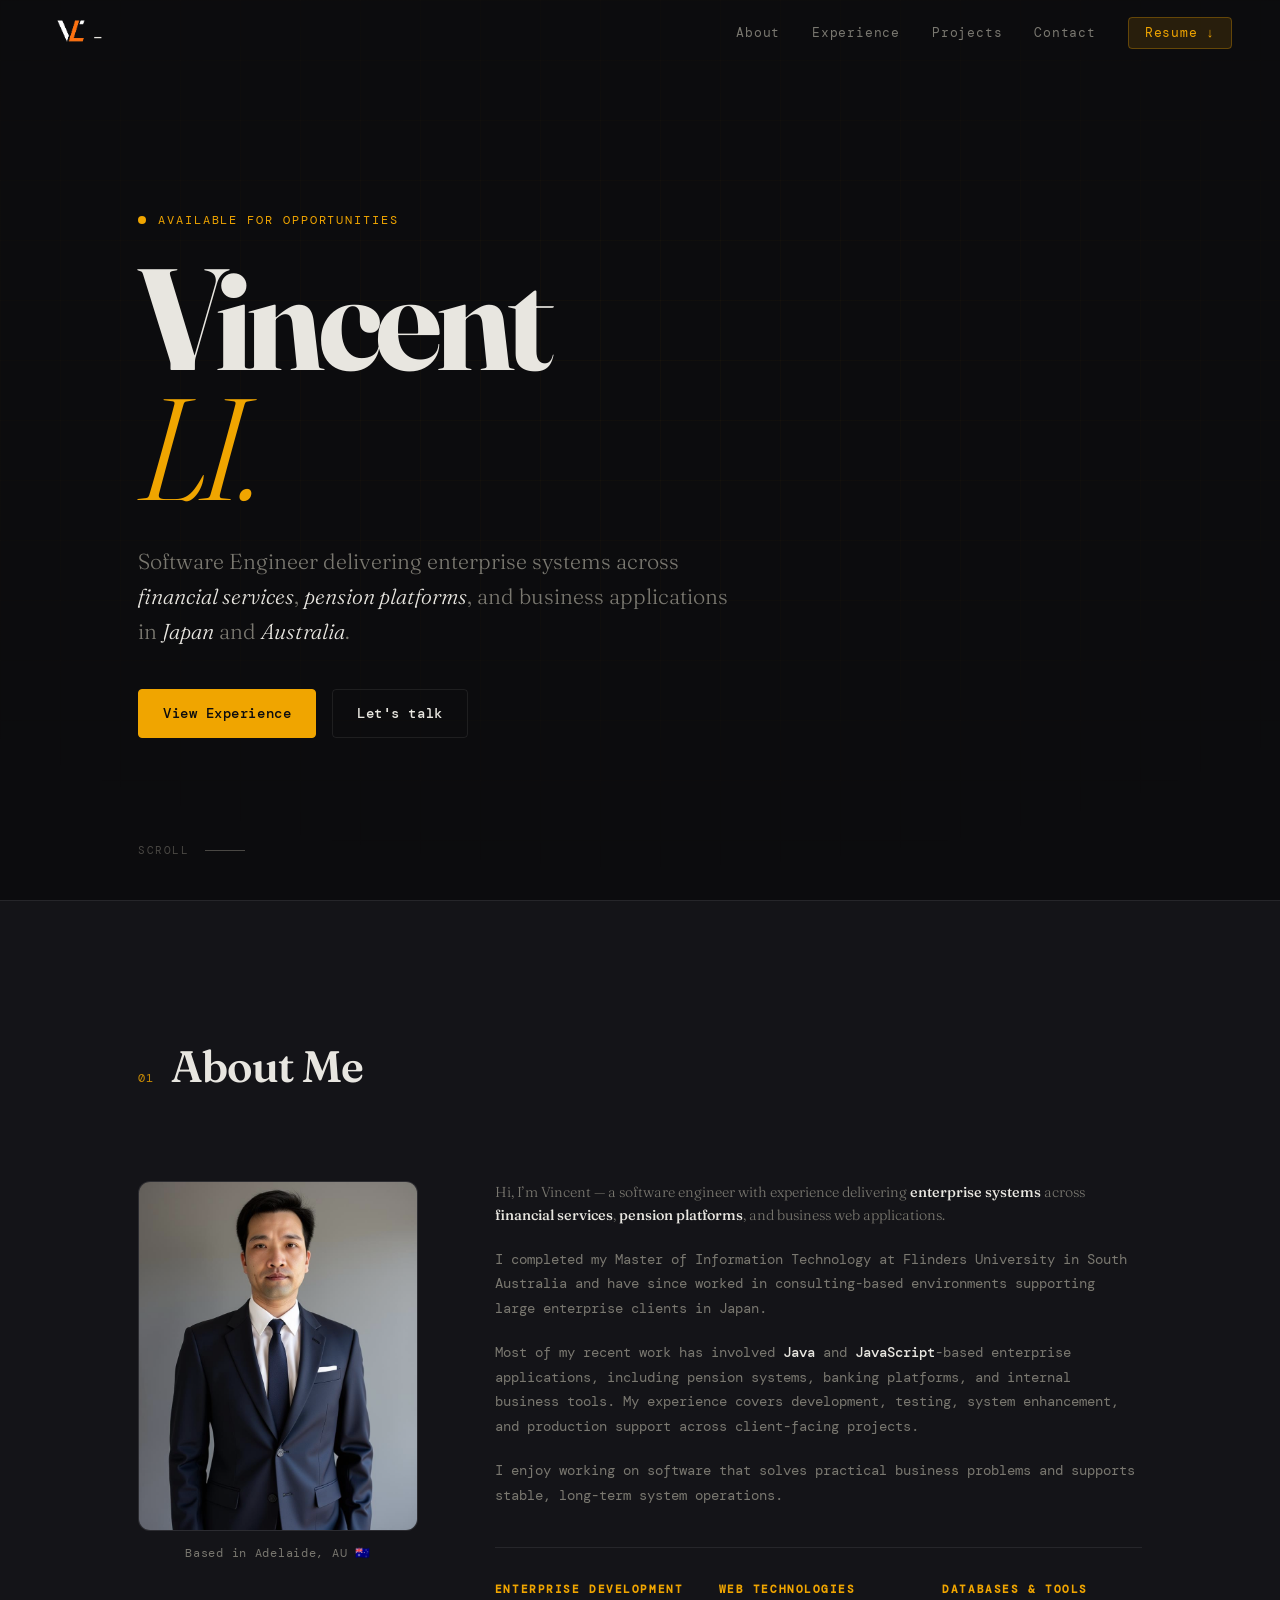
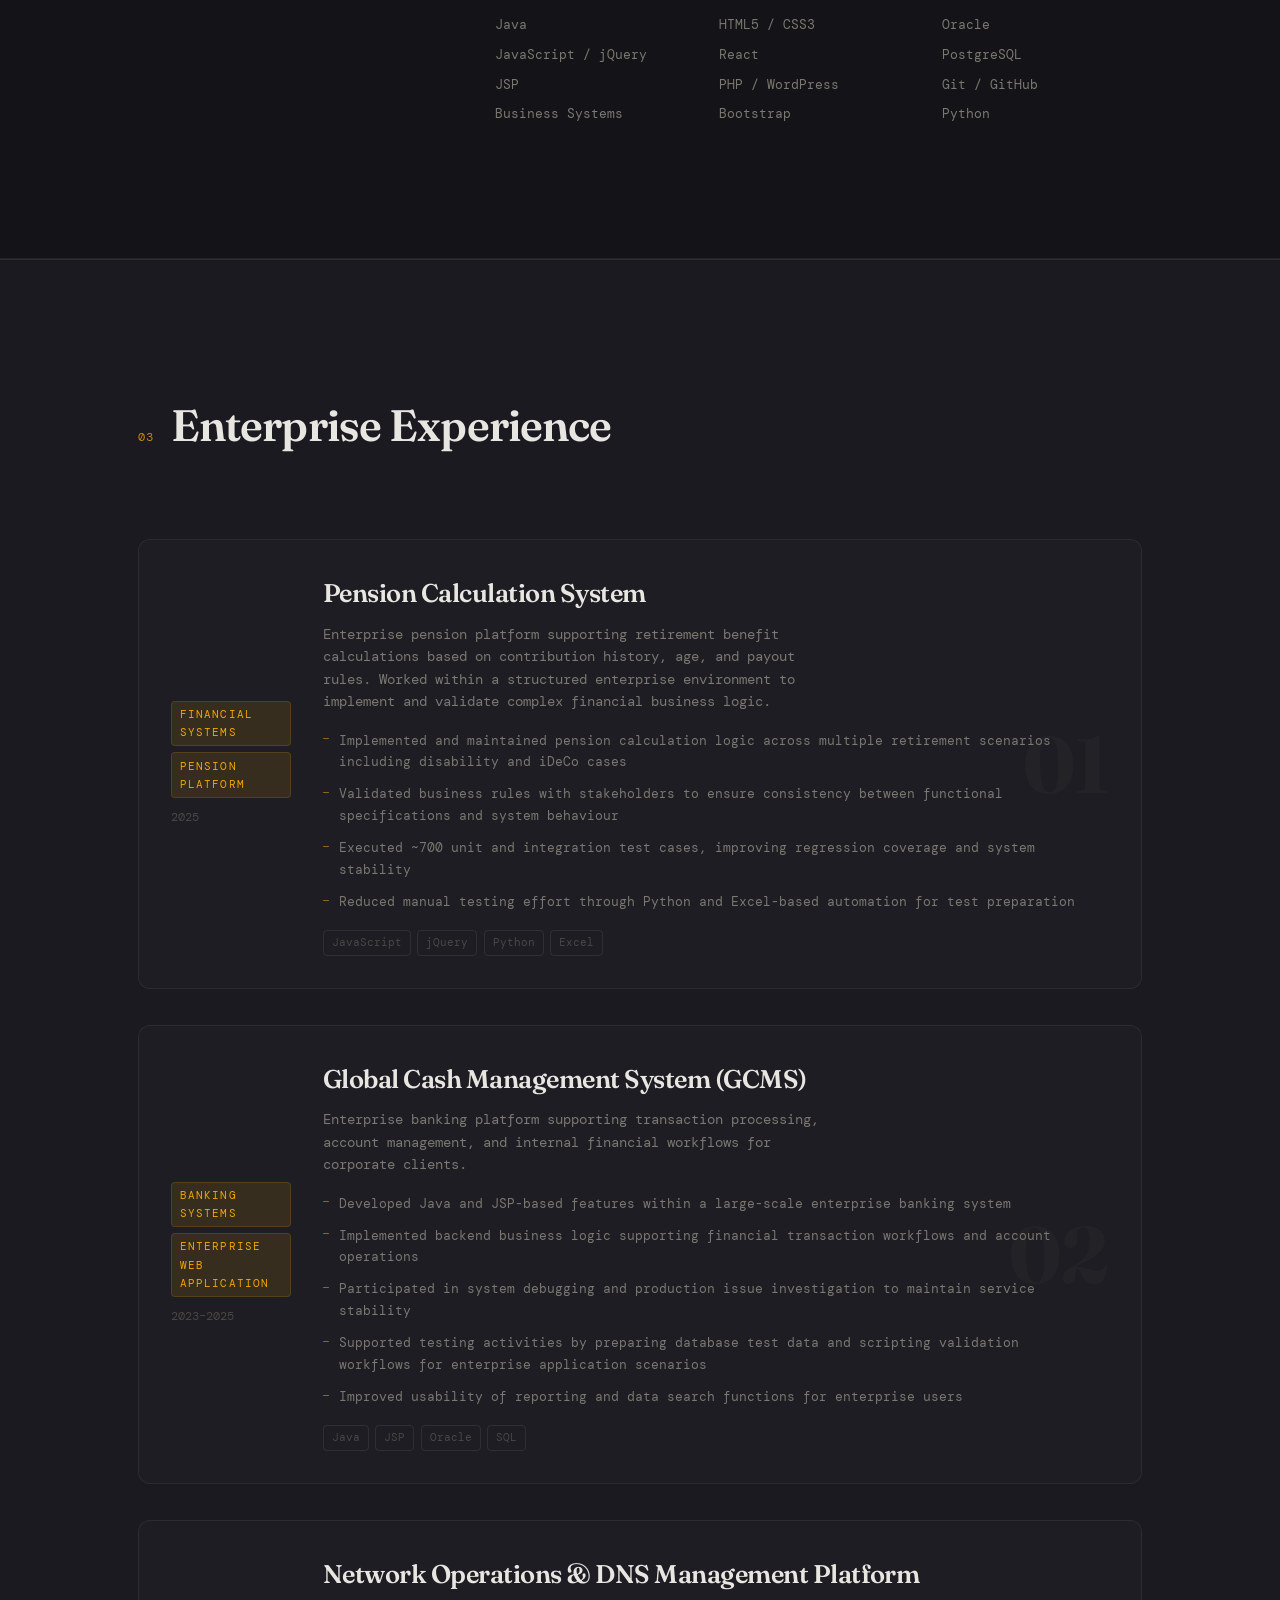
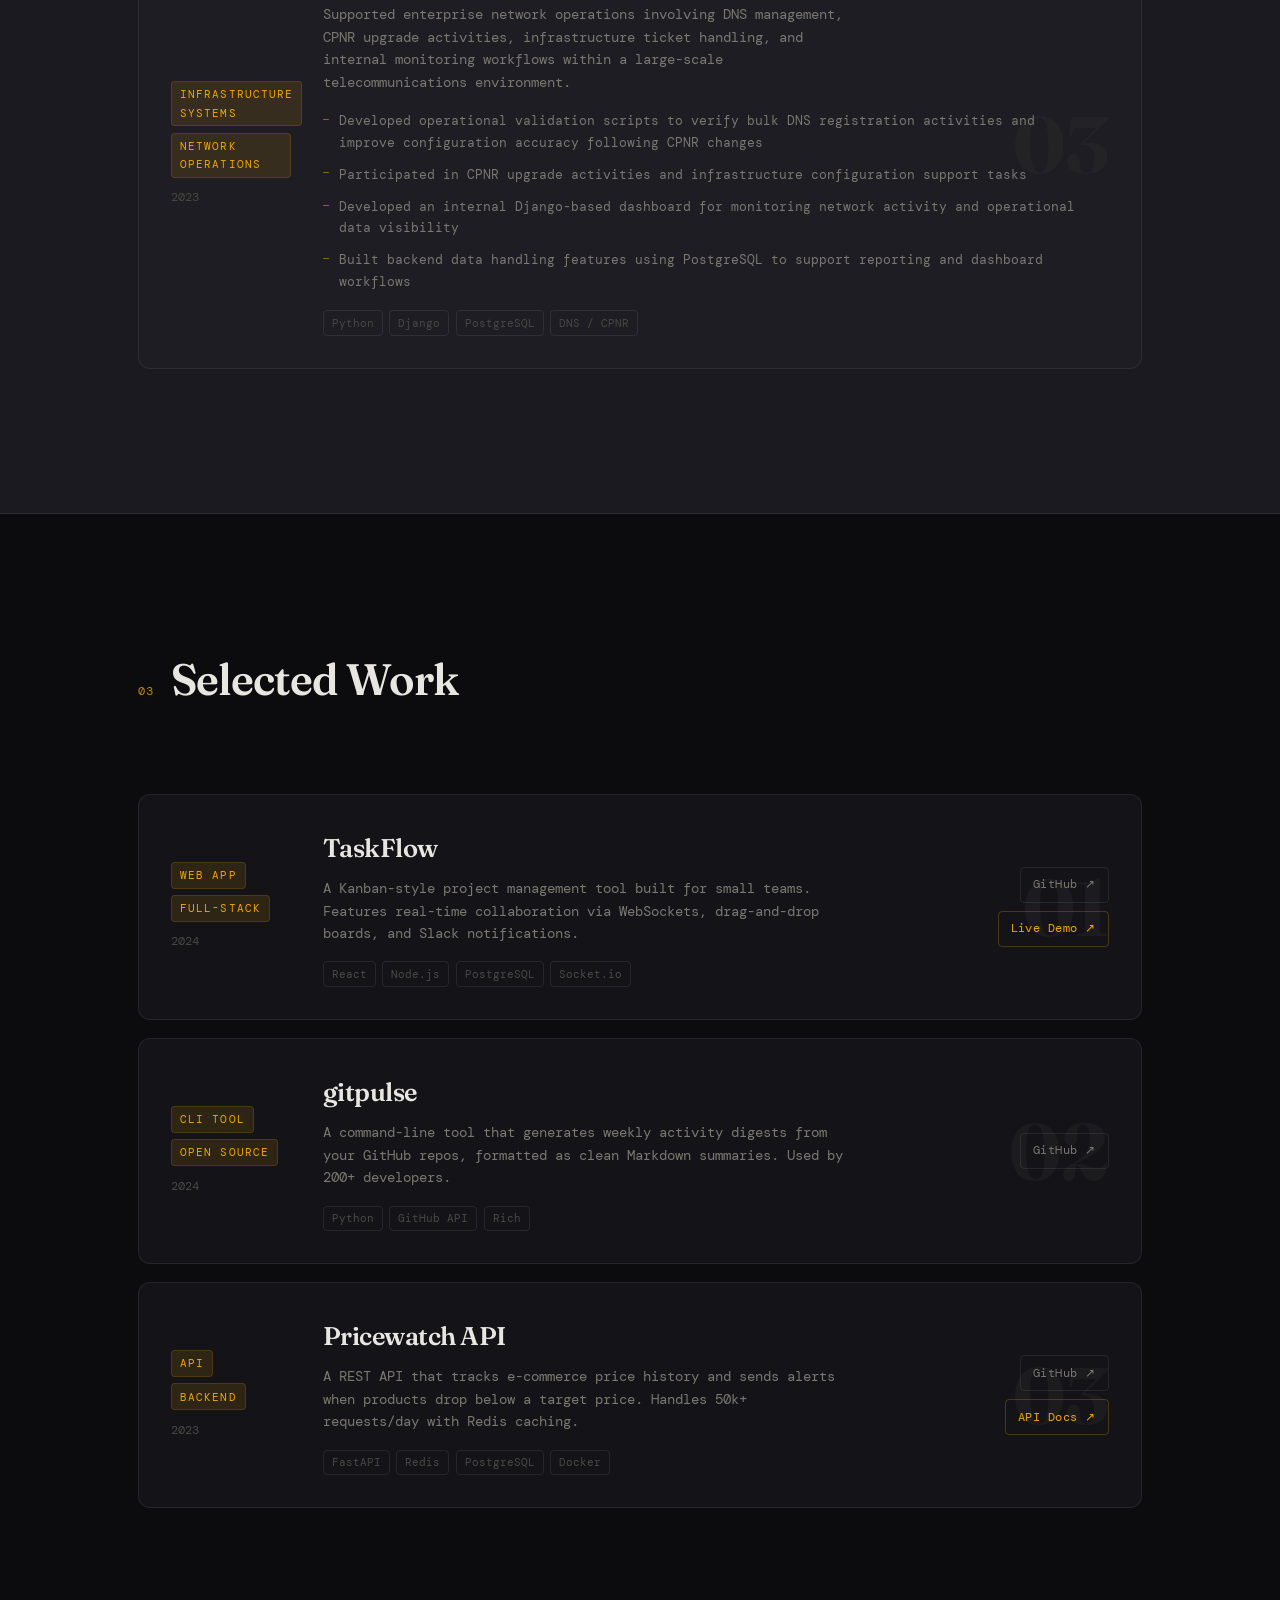
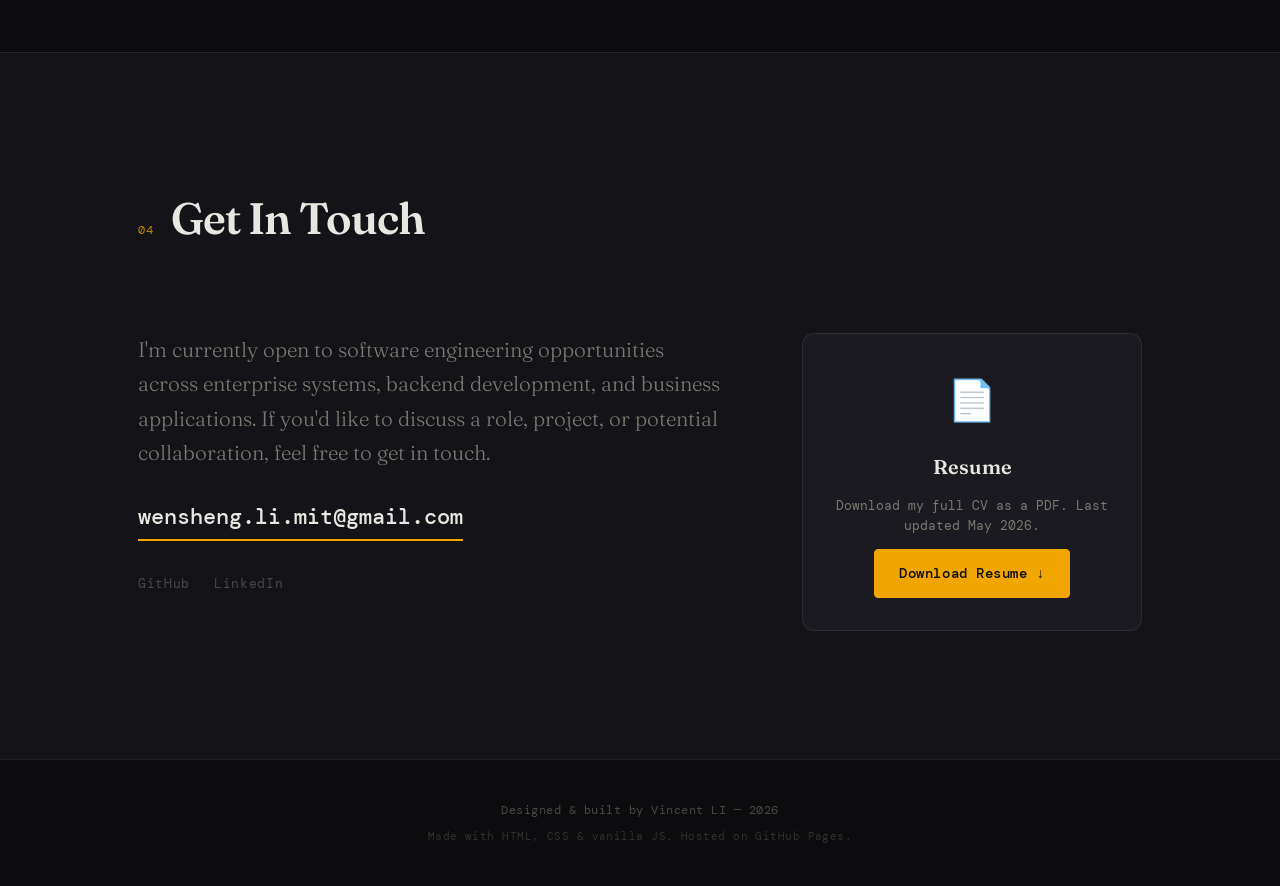
<file: index.html>
<!doctype html>
<html lang="en">
  <head>
    <meta charset="UTF-8" />
    <meta name="viewport" content="width=device-width, initial-scale=1.0" />
    <title>Wensheng LI — Developer</title>
    <link rel="icon" type="image/x-icon" href="./assets/img/favicon.png" />
    <meta
      name="description"
      content="Full-stack developer crafting thoughtful digital experiences."
    />
    <link rel="preconnect" href="https://fonts.googleapis.com" />
    <link rel="preconnect" href="https://fonts.gstatic.com" crossorigin />
    <link
      href="https://fonts.googleapis.com/css2?family=DM+Mono:ital,wght@0,300;0,400;0,500;1,300&family=Fraunces:ital,opsz,wght@0,9..144,300;0,9..144,600;0,9..144,700;1,9..144,300;1,9..144,600&display=swap"
      rel="stylesheet"
    />
    <link rel="stylesheet" href="style.css" />
  </head>
  <body>
    <!-- ── NAV ── -->
    <nav class="nav" id="nav">
      <!-- <a href="#" class="nav-logo">&lt;/&gt;<span class="blink">_</span></a> -->
      <a href="#" class="nav-logo"
        ><img src="./assets/img/logo.png" alt="full stack developer" /><span
          class="blink"
          >_</span
        ></a
      >
      <ul class="nav-links">
        <li><a href="#about">About</a></li>
        <li><a href="#enterprise">Experience</a></li>
        <li><a href="#projects">Projects</a></li>
        <li><a href="#contact">Contact</a></li>
        <li>
          <a href="./assets/files/Resume.pdf" download class="nav-cta"
            >Resume ↓</a
          >
        </li>
      </ul>
      <button class="hamburger" id="hamburger" aria-label="Toggle menu">
        <span></span><span></span><span></span>
      </button>
    </nav>

    <!-- ── HERO ── -->
    <section class="hero" id="home">
      <div class="hero-content">
        <p class="hero-label reveal">Available for opportunities</p>
        <h1 class="hero-name reveal">
          <span class="line">Vincent</span>
          <span class="line accent-italic">LI.</span>
        </h1>
        <p class="hero-tagline reveal">
          Software Engineer delivering enterprise systems across<br />
          <em>financial services</em>, <em>pension platforms</em>, and business
          applications<br />
          in <em>Japan</em> and <em>Australia</em>.
        </p>
        <div class="hero-actions reveal">
          <a href="#enterprise" class="btn btn-primary">View Experience</a>
          <a href="#contact" class="btn btn-ghost">Let's talk</a>
        </div>
      </div>
      <div class="hero-scroll-hint">
        <span>scroll</span>
        <div class="scroll-line"></div>
      </div>
      <div class="hero-bg-grid"></div>
    </section>

    <!-- ── ABOUT ── -->
    <section class="about section" id="about">
      <div class="container">
        <div class="section-header">
          <span class="section-number">01</span>
          <h2 class="section-title">About Me</h2>
        </div>
        <div class="about-grid">
          <div class="about-photo-wrap reveal">
            <div class="about-photo">
              <!-- Replace src with your actual photo -->
              <img src="./assets/img/profile_img.JPG" alt="Wensheng LI" />
            </div>
            <div class="photo-tag">Based in Adelaide, AU 🇦🇺</div>
          </div>
          <div class="about-text reveal">
            <p class="about-intro">
              Hi, I’m Vincent — a software engineer with experience delivering
              <strong>enterprise systems</strong> across
              <strong>financial services</strong>,
              <strong>pension platforms</strong>, and business web applications.
            </p>

            <p>
              I completed my Master of Information Technology at Flinders
              University in South Australia and have since worked in
              consulting-based environments supporting large enterprise clients
              in Japan.
            </p>

            <p>
              Most of my recent work has involved <strong>Java</strong> and
              <strong>JavaScript</strong>-based enterprise applications,
              including pension systems, banking platforms, and internal
              business tools. My experience covers development, testing, system
              enhancement, and production support across client-facing projects.
            </p>

            <p>
              I enjoy working on software that solves practical business
              problems and supports stable, long-term system operations.
            </p>

            <div class="skills-grid">
              <div class="skill-group">
                <h4>Enterprise Development</h4>
                <ul>
                  <li>Java</li>
                  <li>JavaScript / jQuery</li>
                  <li>JSP</li>
                  <li>Business Systems</li>
                </ul>
              </div>

              <div class="skill-group">
                <h4>Web Technologies</h4>
                <ul>
                  <li>HTML5 / CSS3</li>
                  <li>React</li>
                  <li>PHP / WordPress</li>
                  <li>Bootstrap</li>
                </ul>
              </div>

              <div class="skill-group">
                <h4>Databases & Tools</h4>
                <ul>
                  <li>Oracle</li>
                  <li>PostgreSQL</li>
                  <li>Git / GitHub</li>
                  <li>Python</li>
                </ul>
              </div>
            </div>
          </div>
        </div>
      </div>
    </section>

    <!-- ── ENTERPRISE EXPERIENCE ── -->
    <section class="enterprise section" id="enterprise">
      <div class="container">
        <div class="section-header">
          <span class="section-number">03</span>
          <h2 class="section-title">Enterprise Experience</h2>
        </div>

        <div class="projects-list">
          <!-- Project 1 -->
          <article class="project-card reveal" data-index="01">
            <div class="project-meta">
              <span class="project-tag">Financial Systems</span>
              <span class="project-tag">Pension Platform</span>
              <span class="project-year">2025</span>
            </div>

            <div class="project-body">
              <h3 class="project-title">Pension Calculation System</h3>

              <p class="project-desc">
                Enterprise pension platform supporting retirement benefit
                calculations based on contribution history, age, and payout
                rules. Worked within a structured enterprise environment to
                implement and validate complex financial business logic.
              </p>

              <ul class="project-impact">
                <li>
                  Implemented and maintained pension calculation logic across
                  multiple retirement scenarios including disability and iDeCo
                  cases
                </li>
                <li>
                  Validated business rules with stakeholders to ensure
                  consistency between functional specifications and system
                  behaviour
                </li>
                <li>
                  Executed ~700 unit and integration test cases, improving
                  regression coverage and system stability
                </li>
                <li>
                  Reduced manual testing effort through Python and Excel-based
                  automation for test preparation
                </li>
              </ul>

              <div class="project-tech">
                <span>JavaScript</span><span>jQuery</span><span>Python</span
                ><span>Excel</span>
              </div>
            </div>
          </article>

          <!-- Project 2 -->
          <article class="project-card reveal" data-index="02">
            <div class="project-meta">
              <span class="project-tag">Banking Systems</span>
              <span class="project-tag">Enterprise Web Application</span>
              <span class="project-year">2023–2025</span>
            </div>

            <div class="project-body">
              <h3 class="project-title">
                Global Cash Management System (GCMS)
              </h3>

              <p class="project-desc">
                Enterprise banking platform supporting transaction processing,
                account management, and internal financial workflows for
                corporate clients.
              </p>

              <ul class="project-impact">
                <li>
                  Developed Java and JSP-based features within a large-scale
                  enterprise banking system
                </li>
                <li>
                  Implemented backend business logic supporting financial
                  transaction workflows and account operations
                </li>
                <li>
                  Participated in system debugging and production issue
                  investigation to maintain service stability
                </li>
                <li>
                  Supported testing activities by preparing database test data
                  and scripting validation workflows for enterprise application
                  scenarios
                </li>
                <li>
                  Improved usability of reporting and data search functions for
                  enterprise users
                </li>
              </ul>

              <div class="project-tech">
                <span>Java</span><span>JSP</span><span>Oracle</span
                ><span>SQL</span>
              </div>
            </div>
          </article>

          <!-- Project 3 -->
          <article class="project-card reveal" data-index="03">
            <div class="project-meta">
              <span class="project-tag">Infrastructure Systems</span>
              <span class="project-tag">Network Operations</span>
              <span class="project-year">2023</span>
            </div>

            <div class="project-body">
              <h3 class="project-title">
                Network Operations & DNS Management Platform
              </h3>

              <p class="project-desc">
                Supported enterprise network operations involving DNS
                management, CPNR upgrade activities, infrastructure ticket
                handling, and internal monitoring workflows within a large-scale
                telecommunications environment.
              </p>

              <ul class="project-impact">
                <li>
                  Developed operational validation scripts to verify bulk DNS
                  registration activities and improve configuration accuracy
                  following CPNR changes
                </li>
                <li>
                  Participated in CPNR upgrade activities and infrastructure
                  configuration support tasks
                </li>
                <li>
                  Developed an internal Django-based dashboard for monitoring
                  network activity and operational data visibility
                </li>
                <li>
                  Built backend data handling features using PostgreSQL to
                  support reporting and dashboard workflows
                </li>
              </ul>
              <div class="project-tech">
                <span>Python</span> <span>Django</span> <span>PostgreSQL</span>
                <span>DNS / CPNR</span>
              </div>
            </div>
          </article>
        </div>
      </div>
    </section>

    <!-- ── PROJECTS ── -->
    <section class="projects section" id="projects">
      <div class="container">
        <div class="section-header">
          <span class="section-number">03</span>
          <h2 class="section-title">Selected Work</h2>
        </div>

        <div class="projects-list">
          <!-- Project 1 -->
          <article class="project-card reveal" data-index="01">
            <div class="project-meta">
              <span class="project-tag">Web App</span>
              <span class="project-tag">Full-Stack</span>
              <span class="project-year">2024</span>
            </div>
            <div class="project-body">
              <h3 class="project-title">TaskFlow</h3>
              <p class="project-desc">
                A Kanban-style project management tool built for small teams.
                Features real-time collaboration via WebSockets, drag-and-drop
                boards, and Slack notifications.
              </p>
              <div class="project-tech">
                <span>React</span><span>Node.js</span><span>PostgreSQL</span
                ><span>Socket.io</span>
              </div>
            </div>
            <div class="project-links">
              <a
                href="https://github.com/yourusername/taskflow"
                target="_blank"
                rel="noopener"
                class="project-link"
                >GitHub ↗</a
              >
              <a
                href="https://taskflow-demo.vercel.app"
                target="_blank"
                rel="noopener"
                class="project-link project-link-live"
                >Live Demo ↗</a
              >
            </div>
          </article>

          <!-- Project 2 -->
          <article class="project-card reveal" data-index="02">
            <div class="project-meta">
              <span class="project-tag">CLI Tool</span>
              <span class="project-tag">Open Source</span>
              <span class="project-year">2024</span>
            </div>
            <div class="project-body">
              <h3 class="project-title">gitpulse</h3>
              <p class="project-desc">
                A command-line tool that generates weekly activity digests from
                your GitHub repos, formatted as clean Markdown summaries. Used
                by 200+ developers.
              </p>
              <div class="project-tech">
                <span>Python</span><span>GitHub API</span><span>Rich</span>
              </div>
            </div>
            <div class="project-links">
              <a
                href="https://github.com/yourusername/gitpulse"
                target="_blank"
                rel="noopener"
                class="project-link"
                >GitHub ↗</a
              >
            </div>
          </article>

          <!-- Project 3 -->
          <article class="project-card reveal" data-index="03">
            <div class="project-meta">
              <span class="project-tag">API</span>
              <span class="project-tag">Backend</span>
              <span class="project-year">2023</span>
            </div>
            <div class="project-body">
              <h3 class="project-title">Pricewatch API</h3>
              <p class="project-desc">
                A REST API that tracks e-commerce price history and sends alerts
                when products drop below a target price. Handles 50k+
                requests/day with Redis caching.
              </p>
              <div class="project-tech">
                <span>FastAPI</span><span>Redis</span><span>PostgreSQL</span
                ><span>Docker</span>
              </div>
            </div>
            <div class="project-links">
              <a
                href="https://github.com/yourusername/pricewatch"
                target="_blank"
                rel="noopener"
                class="project-link"
                >GitHub ↗</a
              >
              <a
                href="https://pricewatch-api.fly.dev/docs"
                target="_blank"
                rel="noopener"
                class="project-link project-link-live"
                >API Docs ↗</a
              >
            </div>
          </article>
        </div>
      </div>
    </section>

    <!-- ── CONTACT ── -->
    <section class="contact section" id="contact">
      <div class="container">
        <div class="section-header">
          <span class="section-number">04</span>
          <h2 class="section-title">Get In Touch</h2>
        </div>
        <div class="contact-grid">
          <div class="contact-text reveal">
            <p class="contact-intro">
              I'm currently open to software engineering opportunities across
              enterprise systems, backend development, and business
              applications. If you'd like to discuss a role, project, or
              potential collaboration, feel free to get in touch.
            </p>
            <a href="mailto:wensheng.li.mit@gmail.com" class="contact-email"
              >wensheng.li.mit@gmail.com</a
            >
            <div class="contact-socials">
              <a
                href="https://github.com/wensheng-li/"
                target="_blank"
                rel="noopener"
                >GitHub</a
              >
              <a
                href="https://www.linkedin.com/in/vincent-li-mit/"
                target="_blank"
                rel="noopener"
                >LinkedIn</a
              >
            </div>
          </div>
          <div class="contact-resume reveal">
            <div class="resume-card">
              <div class="resume-icon">📄</div>
              <h3>Resume</h3>
              <p>Download my full CV as a PDF. Last updated May 2026.</p>
              <a
                href="./assets/files/Resume.pdf"
                download
                class="btn btn-primary"
                >Download Resume ↓</a
              >
            </div>
          </div>
        </div>
      </div>
    </section>

    <!-- ── FOOTER ── -->
    <footer class="footer">
      <div class="container">
        <p>Designed & built by Vincent LI — <span id="year"></span></p>
        <p class="footer-sub">
          Made with HTML, CSS & vanilla JS. Hosted on GitHub Pages.
        </p>
      </div>
    </footer>

    <script src="script.js"></script>
  </body>
</html>
</file>
<file: style.css>
/* ──────────────────────────────────────────
   PORTFOLIO — style.css
   Aesthetic: Dark editorial, monospace meets serif
   ────────────────────────────────────────── */

/* ── TOKENS ── */
:root {
  --bg: #0c0c0e;
  --bg-card: #141418;
  --bg-raised: #1a1a20;
  --border: rgba(255, 255, 255, 0.08);
  --border-hover: rgba(240, 165, 0, 0.4);

  --text: #e8e6e0;
  --text-muted: #7a7870;
  --text-dim: #4a4844;

  --accent: #f0a500;
  --accent-dim: rgba(240, 165, 0, 0.12);
  --accent-glow: rgba(240, 165, 0, 0.25);

  --font-mono: "DM Mono", "Fira Code", monospace;
  --font-serif: "Fraunces", Georgia, serif;

  --radius: 4px;
  --radius-lg: 12px;
  --max-w: 1100px;
  --nav-h: 64px;

  --ease-out: cubic-bezier(0.16, 1, 0.3, 1);
  --ease-in-out: cubic-bezier(0.76, 0, 0.24, 1);
}

/* ── RESET & BASE ── */
*,
*::before,
*::after {
  box-sizing: border-box;
  margin: 0;
  padding: 0;
}

html {
  scroll-behavior: smooth;
  font-size: 16px;
  -webkit-font-smoothing: antialiased;
}

body {
  background: var(--bg);
  color: var(--text);
  font-family: var(--font-mono);
  line-height: 1.7;
  overflow-x: hidden;
}

img {
  max-width: 100%;
  display: block;
}
a {
  color: inherit;
  text-decoration: none;
}
ul {
  list-style: none;
}

::selection {
  background: var(--accent);
  color: var(--bg);
}

/* ── SCROLLBAR ── */
::-webkit-scrollbar {
  width: 6px;
}
::-webkit-scrollbar-track {
  background: var(--bg);
}
::-webkit-scrollbar-thumb {
  background: var(--text-dim);
  border-radius: 3px;
}
::-webkit-scrollbar-thumb:hover {
  background: var(--accent);
}

/* ── CONTAINER ── */
.container {
  max-width: var(--max-w);
  margin: 0 auto;
  padding: 0 clamp(1.25rem, 5vw, 3rem);
}

/* ── SECTION ── */
.section {
  padding: clamp(5rem, 10vw, 9rem) 0;
}

.section-header {
  display: flex;
  align-items: baseline;
  gap: 1rem;
  margin-bottom: clamp(3rem, 6vw, 5rem);
}

.section-number {
  font-family: var(--font-mono);
  font-size: 0.75rem;
  color: var(--accent);
  letter-spacing: 0.12em;
  opacity: 0.8;
  padding-top: 0.2em;
}

.section-title {
  font-family: var(--font-serif);
  font-size: clamp(1.75rem, 4vw, 2.75rem);
  font-weight: 600;
  color: var(--text);
  letter-spacing: -0.02em;
}

/* ── BUTTONS ── */
.btn {
  display: inline-flex;
  align-items: center;
  gap: 0.5rem;
  padding: 0.75rem 1.5rem;
  border-radius: var(--radius);
  font-family: var(--font-mono);
  font-size: 0.85rem;
  font-weight: 500;
  letter-spacing: 0.04em;
  cursor: pointer;
  transition: all 0.2s var(--ease-out);
  border: 1px solid transparent;
}

.btn-primary {
  background: var(--accent);
  color: var(--bg);
  border-color: var(--accent);
}
.btn-primary:hover {
  background: transparent;
  color: var(--accent);
  box-shadow: 0 0 24px var(--accent-glow);
}

.btn-ghost {
  background: transparent;
  color: var(--text);
  border-color: var(--border);
}
.btn-ghost:hover {
  border-color: var(--accent);
  color: var(--accent);
}

/* ── REVEAL ANIMATION ── */
.reveal {
  opacity: 0;
  transform: translateY(28px);
  transition:
    opacity 0.7s var(--ease-out),
    transform 0.7s var(--ease-out);
}
.reveal.visible {
  opacity: 1;
  transform: translateY(0);
}

/* ────────────────────────────────────
   NAV
   ──────────────────────────────────── */
.nav {
  position: fixed;
  top: 0;
  left: 0;
  right: 0;
  z-index: 100;
  height: var(--nav-h);
  display: flex;
  align-items: center;
  justify-content: space-between;
  padding: 0 clamp(1.25rem, 5vw, 3rem);
  transition:
    background 0.3s ease,
    backdrop-filter 0.3s ease,
    border-bottom 0.3s ease;
}

.nav.scrolled {
  background: rgba(12, 12, 14, 0.85);
  backdrop-filter: blur(12px);
  -webkit-backdrop-filter: blur(12px);
  border-bottom: 1px solid var(--border);
}

.nav-logo {
  display: flex;
  align-items: center;
  justify-content: center;
  height: 45px;
  transition: opacity 0.2s ease;
}

.nav-logo img {
  height: 100%;
  width: auto;
  max-width: 120px;
  object-fit: contain;
}

.nav-logo .blink {
  display: inline-block;
  animation: blink 1.2s step-end infinite;
}

.blink {
  animation: blink 1.2s step-end infinite;
}
@keyframes blink {
  0%,
  100% {
    opacity: 1;
  }
  50% {
    opacity: 0;
  }
}

.nav-links {
  display: flex;
  align-items: center;
  gap: 2rem;
}

.nav-links a {
  font-size: 0.82rem;
  letter-spacing: 0.06em;
  color: var(--text-muted);
  transition: color 0.2s;
}
.nav-links a:hover {
  color: var(--text);
}

.nav-cta {
  background: var(--accent-dim);
  border: 1px solid rgba(240, 165, 0, 0.3);
  color: var(--accent) !important;
  padding: 0.4rem 1rem;
  border-radius: var(--radius);
  transition:
    background 0.2s,
    box-shadow 0.2s !important;
}
.nav-cta:hover {
  background: var(--accent-dim) !important;
  box-shadow: 0 0 16px var(--accent-glow);
}

.hamburger {
  display: none;
  flex-direction: column;
  gap: 5px;
  background: none;
  border: none;
  cursor: pointer;
  padding: 4px;
}
.hamburger span {
  display: block;
  width: 24px;
  height: 2px;
  background: var(--text);
  transition: all 0.25s;
}

/* ────────────────────────────────────
   HERO
   ──────────────────────────────────── */
.hero {
  min-height: 100vh;
  display: flex;
  flex-direction: column;
  justify-content: center;
  position: relative;
  padding: calc(var(--nav-h) + 3rem) clamp(1.25rem, 5vw, 3rem) 4rem;
  max-width: var(--max-w);
  margin: 0 auto;
  overflow: hidden;
}

.hero-bg-grid {
  position: fixed;
  inset: 0;
  z-index: -1;
  background-image:
    linear-gradient(rgba(240, 165, 0, 0.03) 1px, transparent 1px),
    linear-gradient(90deg, rgba(240, 165, 0, 0.03) 1px, transparent 1px);
  background-size: 60px 60px;
  mask-image: radial-gradient(
    ellipse 80% 60% at 50% 40%,
    black 0%,
    transparent 100%
  );
  -webkit-mask-image: radial-gradient(
    ellipse 80% 60% at 50% 40%,
    black 0%,
    transparent 100%
  );
}

.hero-label {
  font-size: 0.75rem;
  letter-spacing: 0.16em;
  text-transform: uppercase;
  color: var(--accent);
  margin-bottom: 1.5rem;
  display: flex;
  align-items: center;
  gap: 0.75rem;
  transition-delay: 0.1s;
}
.hero-label::before {
  content: "";
  display: inline-block;
  width: 8px;
  height: 8px;
  background: var(--accent);
  border-radius: 50%;
  animation: pulse 2s ease infinite;
}
@keyframes pulse {
  0%,
  100% {
    box-shadow: 0 0 0 0 var(--accent-glow);
  }
  50% {
    box-shadow: 0 0 0 8px transparent;
  }
}

.hero-name {
  font-family: var(--font-serif);
  font-size: clamp(4rem, 12vw, 9rem);
  font-weight: 700;
  line-height: 0.9;
  letter-spacing: -0.04em;
  margin-bottom: 2rem;
}
.hero-name .line {
  display: block;
}
.hero-name .accent-italic {
  font-style: italic;
  font-weight: 300;
  color: var(--accent);
}

.hero-tagline {
  font-family: var(--font-serif);
  font-size: clamp(1rem, 2.5vw, 1.35rem);
  font-weight: 300;
  color: var(--text-muted);
  line-height: 1.6;
  margin-bottom: 2.5rem;
  transition-delay: 0.25s;
}
.hero-tagline em {
  font-style: italic;
  color: var(--text);
}

.hero-actions {
  display: flex;
  gap: 1rem;
  flex-wrap: wrap;
  transition-delay: 0.35s;
}

.hero-scroll-hint {
  position: absolute;
  bottom: 2.5rem;
  left: clamp(1.25rem, 5vw, 3rem);
  display: flex;
  align-items: center;
  gap: 1rem;
  font-size: 0.7rem;
  letter-spacing: 0.14em;
  text-transform: uppercase;
  color: var(--text-dim);
  writing-mode: horizontal-tb;
}
.scroll-line {
  width: 40px;
  height: 1px;
  background: var(--text-dim);
  position: relative;
  overflow: hidden;
}
.scroll-line::after {
  content: "";
  position: absolute;
  top: 0;
  left: -100%;
  width: 100%;
  height: 100%;
  background: var(--accent);
  animation: slide-line 2s ease-in-out infinite;
}
@keyframes slide-line {
  0% {
    left: -100%;
  }
  50% {
    left: 100%;
  }
  100% {
    left: 100%;
  }
}

/* ────────────────────────────────────
   ABOUT
   ──────────────────────────────────── */
.about {
  background: var(--bg-card);
  border-top: 1px solid var(--border);
  border-bottom: 1px solid var(--border);
}

.about-grid {
  display: grid;
  grid-template-columns: 280px 1fr;
  gap: clamp(2.5rem, 6vw, 5rem);
  align-items: start;
}

.about-photo-wrap {
  position: sticky;
  top: calc(var(--nav-h) + 2rem);
}

.about-photo {
  border-radius: var(--radius-lg);
  overflow: hidden;
  border: 1px solid var(--border);
  aspect-ratio: 4/5;
  background: var(--bg-raised);
  filter: grayscale(20%);
  transition: filter 0.3s;
}
.about-photo:hover {
  filter: grayscale(0%);
}
.about-photo img {
  width: 100%;
  height: 100%;
  object-fit: cover;
}

.photo-tag {
  margin-top: 0.75rem;
  font-size: 0.75rem;
  color: var(--text-muted);
  letter-spacing: 0.06em;
  text-align: center;
}

.about-intro {
  font-family: var(--font-serif);
  font-size: clamp(1.1rem, 2.5vw, 1.4rem);
  font-weight: 300;
  line-height: 1.6;
  color: var(--text);
  margin-bottom: 1.5rem;
}

.about-text p {
  color: var(--text-muted);
  font-size: 0.9rem;
  margin-bottom: 1.25rem;
}
.about-text strong {
  color: var(--text);
  font-weight: 500;
}

.skills-grid {
  display: grid;
  grid-template-columns: repeat(3, 1fr);
  gap: 1.5rem;
  margin-top: 2.5rem;
  padding-top: 2rem;
  border-top: 1px solid var(--border);
}

.skill-group h4 {
  font-size: 0.7rem;
  letter-spacing: 0.14em;
  text-transform: uppercase;
  color: var(--accent);
  margin-bottom: 0.75rem;
}

.skill-group li {
  font-size: 0.82rem;
  color: var(--text-muted);
  padding: 0.2rem 0;
  border-bottom: 1px solid transparent;
  transition:
    color 0.2s,
    border-color 0.2s;
}
.skill-group li:hover {
  color: var(--text);
  border-color: var(--border);
}

/* ────────────────────────────────────
   ENTERPRISE EXPERIENCE
   ──────────────────────────────────── */

.enterprise {
  background: var(--bg-raised);
  border-top: 1px solid var(--border);
  border-bottom: 1px solid var(--border);
}

.enterprise .projects-list {
  display: flex;
  flex-direction: column;
  gap: 1.25rem;
}

.enterprise .project-card {
  background: rgba(255, 255, 255, 0.015);
  border: 1px solid rgba(255, 255, 255, 0.06);
}

/* ────────────────────────────────────
   PROJECT IMPACT
   ──────────────────────────────────── */

.project-impact {
  margin-top: 0.9rem;
  margin-bottom: 1.1rem;
  padding-left: 0;
  display: flex;
  flex-direction: column;
  gap: 0.65rem;
}

.project-impact li {
  position: relative;
  padding-left: 1rem;

  font-size: 0.82rem;
  line-height: 1.65;
  color: var(--text-muted);

  transition:
    color 0.2s var(--ease-out),
    transform 0.2s var(--ease-out);
}

/* enterprise-style vertical marker */
.project-impact li::before {
  content: "";
  position: absolute;
  left: 0;
  top: 0.55rem;

  width: 6px;
  height: 1px;

  background: rgba(240, 165, 0, 0.55);
  border-radius: 999px;

  transition:
    width 0.2s var(--ease-out),
    background-color 0.2s var(--ease-out);
}

.project-impact li:hover {
  color: var(--text);
  transform: translateX(2px);
}

.project-impact li:hover::before {
  width: 10px;
  background: var(--accent);
}

/* spacing refinement */
.project-desc {
  margin-bottom: 0.85rem;
}

/* ────────────────────────────────────
   PROJECTS
   ──────────────────────────────────── */
.projects {
  background: var(--bg);
}

.projects-list {
  display: flex;
  flex-direction: column;
  gap: 1.5px;
}

.project-card {
  display: grid;
  grid-template-columns: 120px 1fr auto;
  gap: 2rem;
  align-items: center;
  padding: 2rem 2rem;
  background: var(--bg-card);
  border: 1px solid var(--border);
  border-radius: var(--radius-lg);
  margin-bottom: 1rem;
  transition:
    border-color 0.25s,
    transform 0.25s,
    box-shadow 0.25s;
  position: relative;
  overflow: hidden;
}

.project-card::before {
  content: attr(data-index);
  position: absolute;
  top: 50%;
  right: 2rem;
  transform: translateY(-50%);
  font-size: 5rem;
  font-family: var(--font-serif);
  font-weight: 700;
  color: var(--text-dim);
  opacity: 0.15;
  transition: opacity 0.25s;
  pointer-events: none;
  line-height: 1;
}

.project-card:hover {
  border-color: var(--border-hover);
  transform: translateY(-2px);
  box-shadow:
    0 8px 32px rgba(0, 0, 0, 0.4),
    0 0 0 1px var(--accent-dim);
}
.project-card:hover::before {
  opacity: 0.3;
}

.project-meta {
  display: flex;
  flex-direction: column;
  gap: 0.4rem;
  align-items: flex-start;
}

.project-tag {
  font-size: 0.68rem;
  letter-spacing: 0.1em;
  text-transform: uppercase;
  color: var(--accent);
  background: var(--accent-dim);
  padding: 0.2rem 0.5rem;
  border-radius: var(--radius);
  border: 1px solid rgba(240, 165, 0, 0.15);
}

.project-year {
  font-size: 0.72rem;
  color: var(--text-dim);
  margin-top: 0.25rem;
}

.project-title {
  font-family: var(--font-serif);
  font-size: clamp(1.2rem, 2.5vw, 1.6rem);
  font-weight: 600;
  color: var(--text);
  letter-spacing: -0.02em;
  margin-bottom: 0.5rem;
}

.project-desc {
  font-size: 0.85rem;
  color: var(--text-muted);
  max-width: 520px;
  line-height: 1.65;
  margin-bottom: 1rem;
}

.project-tech {
  display: flex;
  flex-wrap: wrap;
  gap: 0.4rem;
}
.project-tech span {
  font-size: 0.7rem;
  color: var(--text-dim);
  border: 1px solid var(--border);
  padding: 0.15rem 0.5rem;
  border-radius: var(--radius);
}

.project-links {
  display: flex;
  flex-direction: column;
  gap: 0.5rem;
  min-width: 110px;
  align-items: flex-end;
  z-index: 1;
}

.project-link {
  font-size: 0.78rem;
  color: var(--text-muted);
  letter-spacing: 0.04em;
  padding: 0.4rem 0.75rem;
  border: 1px solid var(--border);
  border-radius: var(--radius);
  transition: all 0.2s;
  white-space: nowrap;
}
.project-link:hover {
  color: var(--text);
  border-color: var(--text-dim);
}
.project-link-live {
  color: var(--accent);
  border-color: rgba(240, 165, 0, 0.25);
}
.project-link-live:hover {
  background: var(--accent-dim);
  color: var(--accent);
  border-color: var(--accent);
}

/* ────────────────────────────────────
   CONTACT
   ──────────────────────────────────── */
.contact {
  background: var(--bg-card);
  border-top: 1px solid var(--border);
}

.contact-grid {
  display: grid;
  grid-template-columns: 1fr 340px;
  gap: clamp(3rem, 6vw, 5rem);
  align-items: start;
}

.contact-intro {
  font-family: var(--font-serif);
  font-size: clamp(1.05rem, 2.5vw, 1.3rem);
  font-weight: 300;
  color: var(--text-muted);
  line-height: 1.65;
  margin-bottom: 1.75rem;
}

.contact-email {
  font-family: var(--font-mono);
  font-size: clamp(1.1rem, 2.5vw, 1.4rem);
  font-weight: 500;
  color: var(--text);
  border-bottom: 2px solid var(--accent);
  display: inline-block;
  padding-bottom: 0.15rem;
  transition: color 0.2s;
}
.contact-email:hover {
  color: var(--accent);
}

.contact-socials {
  display: flex;
  gap: 1.5rem;
  margin-top: 2rem;
  flex-wrap: wrap;
}
.contact-socials a {
  font-size: 0.82rem;
  color: var(--text-dim);
  letter-spacing: 0.05em;
  transition: color 0.2s;
}
.contact-socials a:hover {
  color: var(--accent);
}

.resume-card {
  background: var(--bg-raised);
  border: 1px solid var(--border);
  border-radius: var(--radius-lg);
  padding: 2rem;
  text-align: center;
  display: flex;
  flex-direction: column;
  align-items: center;
  gap: 0.75rem;
  transition:
    border-color 0.25s,
    box-shadow 0.25s;
}
.resume-card:hover {
  border-color: var(--border-hover);
  box-shadow: 0 4px 24px rgba(0, 0, 0, 0.3);
}

.resume-icon {
  font-size: 2.5rem;
  margin-bottom: 0.25rem;
}

.resume-card h3 {
  font-family: var(--font-serif);
  font-size: 1.25rem;
  font-weight: 600;
}

.resume-card p {
  font-size: 0.82rem;
  color: var(--text-muted);
  line-height: 1.55;
}

/* ────────────────────────────────────
   FOOTER
   ──────────────────────────────────── */
.footer {
  padding: 2.5rem 0;
  border-top: 1px solid var(--border);
  text-align: center;
}
.footer p {
  font-size: 0.78rem;
  color: var(--text-dim);
  letter-spacing: 0.04em;
}
.footer-sub {
  margin-top: 0.35rem;
  font-size: 0.7rem !important;
  opacity: 0.6;
}

/* ────────────────────────────────────
   RESPONSIVE
   ──────────────────────────────────── */
@media (max-width: 900px) {
  .about-grid {
    grid-template-columns: 1fr;
  }
  .about-photo-wrap {
    position: static;
    max-width: 260px;
  }
  .project-card {
    grid-template-columns: 1fr;
    gap: 1.25rem;
  }
  .project-card::before {
    display: none;
  }
  .project-links {
    flex-direction: row;
    align-items: flex-start;
  }
  .contact-grid {
    grid-template-columns: 1fr;
  }
  .skills-grid {
    grid-template-columns: repeat(2, 1fr);
  }
}

@media (max-width: 640px) {
  .nav-links {
    display: none;
  }
  .nav-links.open {
    display: flex;
    flex-direction: column;
    position: fixed;
    top: var(--nav-h);
    left: 0;
    right: 0;
    background: var(--bg);
    border-bottom: 1px solid var(--border);
    padding: 1.5rem clamp(1.25rem, 5vw, 3rem);
    gap: 1.25rem;
    z-index: 99;
  }
  .hamburger {
    display: flex;
  }

  .hero-name {
    font-size: clamp(3.5rem, 16vw, 6rem);
  }
  .skills-grid {
    grid-template-columns: 1fr;
  }
}
</file>
